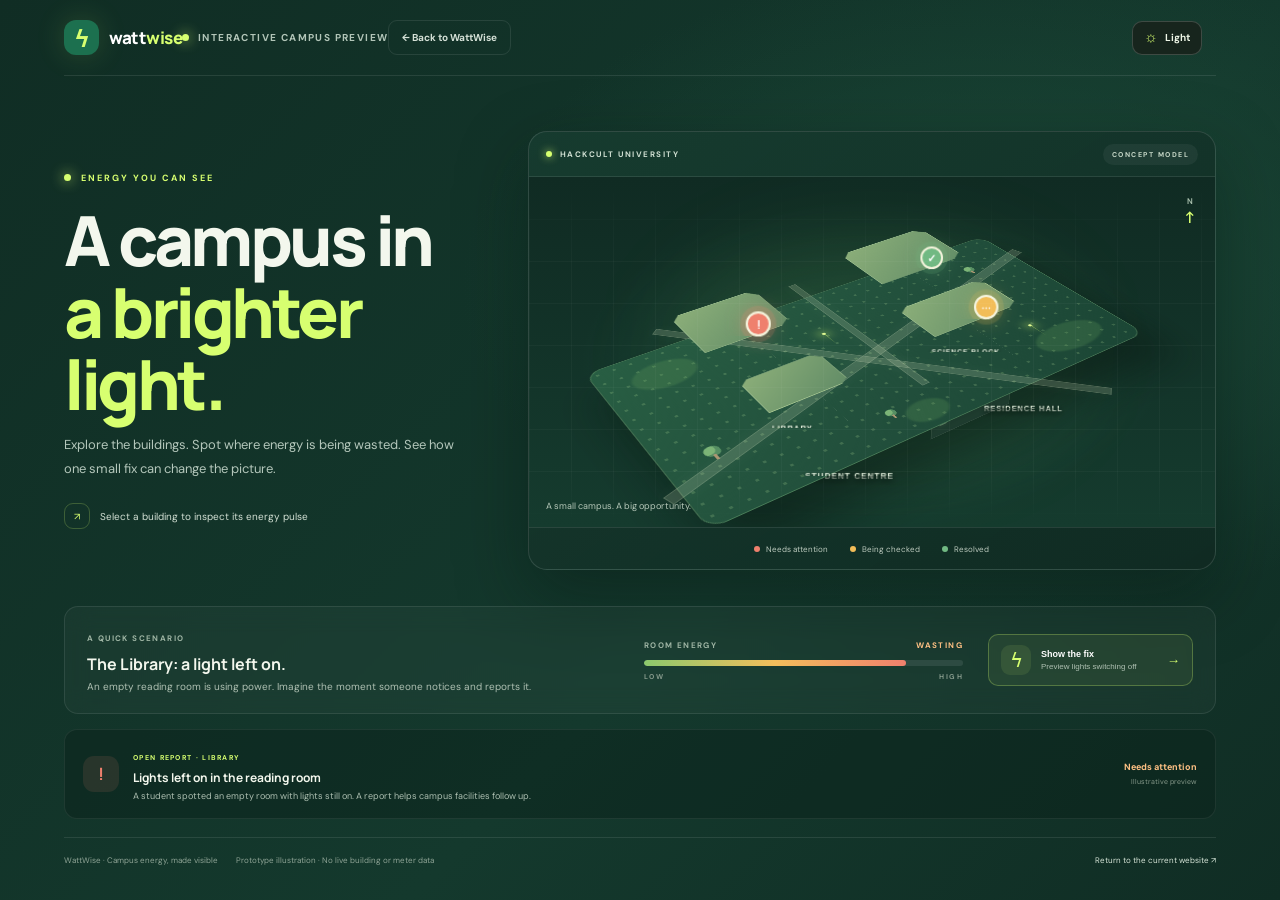
<file: campus-3d.html>
<!doctype html>
<html lang="en">
<head>
  <meta charset="utf-8">
  <meta name="viewport" content="width=device-width, initial-scale=1">
  <meta name="theme-color" content="#102d24">
  <title>WattWise — 3D Energy Campus</title>
  <link rel="preconnect" href="https://fonts.googleapis.com">
  <link rel="preconnect" href="https://fonts.gstatic.com" crossorigin>
  <link href="https://fonts.googleapis.com/css2?family=DM+Sans:wght@400;500;600;700&family=Manrope:wght@400;500;600;700;800&display=swap" rel="stylesheet">
  <link rel="stylesheet" href="campus-3d.css">
  <link rel="stylesheet" href="theme.css">
</head>
<body>
  <main class="energy-page">
    <header class="energy-header">
      <a class="brand" href="index.html" aria-label="Back to WattWise"><span class="brand-mark">ϟ</span><span>watt<span>wise</span></span></a>
      <div class="header-note"><i></i> INTERACTIVE CAMPUS PREVIEW</div>
      <a class="back-link" href="index.html">← Back to WattWise</a>
    </header>

    <section class="intro">
      <div class="intro-copy">
        <div class="eyebrow"><span></span> ENERGY YOU CAN SEE</div>
        <h1>A campus in<br><em>a brighter light.</em></h1>
        <p>Explore the buildings. Spot where energy is being wasted. See how one small fix can change the picture.</p>
        <div class="intro-hint"><span class="hint-icon">↗</span> Select a building to inspect its energy pulse</div>
      </div>
      <div class="scene-card" aria-label="Interactive 3D campus model">
        <div class="scene-topline"><span><i></i> HACKCULT UNIVERSITY</span><span class="preview-badge">CONCEPT MODEL</span></div>
        <div class="scene">
          <div class="scene-glow"></div>
          <div class="campus-ground">
            <div class="ground-grid"></div>
            <div class="walkway walkway-one"></div><div class="walkway walkway-two"></div><div class="walkway walkway-three"></div>
            <div class="green-patch patch-one"></div><div class="green-patch patch-two"></div><div class="green-patch patch-three"></div>
            <button class="building building-library issue-hot" data-building="library" aria-label="Inspect Library, open energy report">
              <span class="building-label">LIBRARY</span><span class="b-roof"></span><span class="b-face b-front"><i></i><i></i><i></i><i></i></span><span class="b-face b-side"><i></i><i></i><i></i></span><span class="issue-pin">!</span>
            </button>
            <button class="building building-science" data-building="science" aria-label="Inspect Science Block">
              <span class="building-label">SCIENCE BLOCK</span><span class="b-roof"></span><span class="b-face b-front"><i></i><i></i><i></i><i></i><i></i><i></i></span><span class="b-face b-side"><i></i><i></i><i></i><i></i></span><span class="issue-pin pin-green">✓</span>
            </button>
            <button class="building building-residence issue-warn" data-building="residence" aria-label="Inspect Residence Hall, energy check in progress">
              <span class="building-label">RESIDENCE HALL</span><span class="b-roof"></span><span class="b-face b-front"><i></i><i></i><i></i><i></i><i></i><i></i></span><span class="b-face b-side"><i></i><i></i><i></i><i></i></span><span class="issue-pin pin-amber">···</span>
            </button>
            <button class="building building-centre" data-building="centre" aria-label="Inspect Student Centre">
              <span class="building-label">STUDENT CENTRE</span><span class="b-roof"></span><span class="b-face b-front"><i></i><i></i><i></i><i></i></span><span class="b-face b-side"><i></i><i></i></span>
            </button>
            <div class="lamp lamp-one"><i></i></div><div class="lamp lamp-two"><i></i></div><div class="tree tree-one"><i></i><b></b></div><div class="tree tree-two"><i></i><b></b></div><div class="tree tree-three"><i></i><b></b></div>
          </div>
          <div class="scene-compass"><span>N</span><b>↑</b></div>
          <div class="scene-caption">A small campus. A big opportunity.</div>
        </div>
        <div class="scene-legend"><span><i class="legend-red"></i> Needs attention</span><span><i class="legend-amber"></i> Being checked</span><span><i class="legend-green"></i> Resolved</span></div>
      </div>
    </section>

    <section class="energy-console" aria-label="Energy saving preview">
      <div class="console-copy"><span class="console-label">A QUICK SCENARIO</span><h2 id="scenarioTitle">The Library: a light left on.</h2><p id="scenarioDescription">An empty reading room is using power. Imagine the moment someone notices and reports it.</p></div>
      <div class="energy-meter"><div class="meter-heading"><span>ROOM ENERGY</span><b id="energyState">WASTING</b></div><div class="meter-track"><span id="meterFill"></span></div><div class="meter-scale"><span>LOW</span><span>HIGH</span></div></div>
      <button class="save-toggle" id="saveToggle" type="button" aria-pressed="false"><span class="toggle-icon">ϟ</span><span><b id="toggleTitle">Show the fix</b><small id="toggleSub">Preview lights switching off</small></span><span class="toggle-arrow">→</span></button>
    </section>

    <section class="building-detail" id="buildingDetail" aria-live="polite">
      <div class="detail-icon" id="detailIcon">!</div>
      <div class="detail-copy"><span class="detail-kicker" id="detailKicker">OPEN REPORT · LIBRARY</span><h2 id="detailTitle">Lights left on in the reading room</h2><p id="detailText">A student spotted an empty room with lights still on. A report helps campus facilities follow up.</p></div>
      <div class="detail-status"><span id="detailStatus">Needs attention</span><small>Illustrative preview</small></div>
    </section>

    <footer class="energy-footer"><span>WattWise · Campus energy, made visible</span><span>Prototype illustration · No live building or meter data</span><a href="index.html">Return to the current website ↗</a></footer>
  </main>
  <script src="campus-3d.js" defer></script>
  <script src="theme.js" defer></script>
</body>
</html>
</file>
<file: campus-3d.css>
:root{color-scheme:dark;--ink:#f3f7ed;--muted:#a6b9ad;--line:#ffffff18;--lime:#d7ff70;--green:#1d7451;--deep:#102d24;--red:#ef806d;--amber:#f2bd58}*{box-sizing:border-box}body{margin:0;background:#102d24;color:var(--ink);font-family:"DM Sans",sans-serif}.energy-page{min-height:100vh;overflow:hidden;background:radial-gradient(ellipse at 78% 32%,#1c4938 0,transparent 38%),linear-gradient(135deg,#102d24,#14392d 60%,#102d24);padding:0 clamp(20px,5vw,80px)}.energy-header{height:76px;display:flex;align-items:center;justify-content:space-between;border-bottom:1px solid var(--line);max-width:1320px;margin:auto}.brand{display:flex;align-items:center;gap:10px;color:white;text-decoration:none;font:800 17px Manrope,sans-serif;letter-spacing:-.5px}.brand>span:last-child>span{color:var(--lime)}.brand-mark{width:35px;height:35px;display:grid;place-items:center;border-radius:12px;background:#1c704f;color:var(--lime);font-size:23px;box-shadow:0 0 30px #baf56628}.header-note,.back-link{font-size:10px;letter-spacing:1.4px;font-weight:700;color:#b2c5b8}.header-note{display:flex;align-items:center;gap:9px}.header-note i,.eyebrow span{width:7px;height:7px;border-radius:50%;background:var(--lime);box-shadow:0 0 13px var(--lime)}.back-link{letter-spacing:0;color:#d5e1d7;text-decoration:none;border:1px solid var(--line);padding:10px 13px;border-radius:9px;transition:.2s}.back-link:hover{background:#ffffff12;color:var(--lime)}.intro{max-width:1250px;margin:0 auto;padding:55px 0 27px;display:grid;grid-template-columns:.78fr 1.22fr;align-items:center;gap:24px}.intro-copy{padding:5px 0}.eyebrow{display:flex;align-items:center;gap:10px;color:var(--lime);font-size:9px;letter-spacing:2px;font-weight:700}.intro h1{font:800 clamp(42px,5.4vw,70px)/1.04 Manrope,sans-serif;letter-spacing:-3.5px;margin:20px 0 14px}.intro h1 em{font-style:normal;color:var(--lime)}.intro-copy>p{max-width:390px;color:#b4c7bb;line-height:1.8;font-size:13px}.intro-hint{display:flex;align-items:center;gap:10px;color:#d3e0d4;font-size:10px;margin-top:23px}.hint-icon{width:26px;height:26px;border:1px solid #d7ff7038;border-radius:9px;display:grid;place-items:center;color:var(--lime)}.scene-card{background:linear-gradient(145deg,#173c30dd,#102a22ee);border:1px solid #ffffff20;border-radius:19px;box-shadow:0 25px 70px #06150f66;overflow:hidden;min-width:0}.scene-topline{height:45px;padding:0 17px;display:flex;align-items:center;justify-content:space-between;border-bottom:1px solid var(--line);font-size:8px;letter-spacing:1.5px;color:#d0dfd2;font-weight:700}.scene-topline>span:first-child{display:flex;align-items:center;gap:8px}.scene-topline i{width:6px;height:6px;border-radius:50%;background:var(--lime);box-shadow:0 0 9px var(--lime)}.preview-badge{color:#c7d8c8;background:#ffffff0d;padding:6px 9px;border-radius:20px;font-size:7px}.scene{height:350px;position:relative;display:grid;place-items:center;perspective:1000px;overflow:hidden;background:radial-gradient(ellipse at 50% 53%,#28654c5e,transparent 60%),linear-gradient(180deg,#102b23,#153b2e)}.scene:after{content:"";position:absolute;inset:0;background-image:linear-gradient(#ffffff08 1px,transparent 1px),linear-gradient(90deg,#ffffff08 1px,transparent 1px);background-size:42px 42px;mask-image:linear-gradient(transparent,#000 25%,#000 85%,transparent);pointer-events:none}.scene-glow{position:absolute;width:400px;height:220px;border-radius:50%;background:#a9f56514;filter:blur(48px)}.campus-ground{position:relative;width:min(75%,500px);height:260px;transform-style:preserve-3d;transform:rotateX(56deg) rotateZ(-35deg) translateY(2px);border:1px solid #b9e89f38;border-radius:17px;background:linear-gradient(140deg,#285e43,#214e3b 60%,#1b4635);box-shadow:0 40px 50px #07160f80;transition:filter .5s}.ground-grid{position:absolute;inset:0;border-radius:inherit;background-image:radial-gradient(#d3ffac35 1.4px,transparent 2px);background-size:17px 17px;opacity:.8}.walkway{position:absolute;height:13px;background:#c9d7b533;border:1px solid #e7f4d122;left:-5%;right:-5%;top:48%;transform:rotate(-17deg);box-shadow:0 0 15px #c8efaf0a}.walkway-two{height:11px;left:2%;right:5%;top:52%;transform:rotate(48deg)}.walkway-three{height:9px;left:28%;right:25%;top:31%;transform:rotate(88deg)}.green-patch{position:absolute;width:66px;height:44px;border-radius:50%;background:#5f9c5740;filter:blur(1px)}.patch-one{left:6%;top:8%}.patch-two{right:5%;bottom:7%;width:82px}.patch-three{left:43%;bottom:3%;width:45px;height:31px}.building{--bw:90px;--bh:72px;--bd:60px;position:absolute;width:var(--bw);height:var(--bh);border:0;background:transparent;padding:0;cursor:pointer;transform-style:preserve-3d;transition:filter .25s,transform .25s;z-index:3}.building:hover,.building.selected{filter:brightness(1.22);transform:translateZ(8px)}.building-library{left:15%;top:17%}.building-science{left:55%;top:13%;--bw:104px;--bh:75px;--bd:61px}.building-residence{left:52%;top:60%;--bw:102px;--bh:58px;--bd:60px}.building-centre{left:17%;top:61%;--bw:82px;--bh:54px;--bd:48px}.b-roof{position:absolute;left:0;top:0;width:var(--bw);height:var(--bh);transform:translateZ(var(--bd));background:linear-gradient(145deg,#8bae79,#638d67);border:1px solid #d4edb860;clip-path:polygon(10% 0,90% 0,100% 15%,100% 89%,89% 100%,0 100%,0 13%);box-shadow:0 0 20px #c6ff9e20}.b-face{position:absolute;display:flex;flex-wrap:wrap;align-content:space-evenly;gap:7px;padding:9px;background:#315b48;border:1px solid #d1e9c334}.b-front{width:var(--bw);height:var(--bd);left:0;top:var(--bh);transform-origin:top;transform:rotateX(-90deg)}.b-side{width:var(--bd);height:var(--bh);left:var(--bw);top:0;transform-origin:left;transform:rotateY(90deg)}.b-face i{display:block;width:10px;height:13px;background:#c6e594;box-shadow:0 0 10px #d7ff7063;border-radius:2px;flex:0 0 10px;transition:background .4s,box-shadow .4s}.building:not(.issue-hot) .b-face i{background:#9fd0a1;box-shadow:0 0 7px #9fd0a155}.issue-hot .b-face i{background:#ffc183;box-shadow:0 0 12px #ff8c5c80}.issue-warn .b-face i{background:#e7c178;box-shadow:0 0 9px #e7c17855}.building-label{position:absolute;left:50%;top:calc(var(--bh) + var(--bd) + 7px);transform:translateX(-50%) rotateZ(35deg) rotateX(-56deg);color:#e2efdc;font-size:7px;letter-spacing:.8px;font-weight:700;white-space:nowrap;text-shadow:0 2px 5px #06150f}.issue-pin{position:absolute;left:50%;top:calc(var(--bh) - 14px);transform:translateZ(calc(var(--bd) + 9px)) rotateZ(35deg) rotateX(-56deg);width:23px;height:23px;display:grid;place-items:center;border-radius:50%;background:var(--red);color:white;border:2px solid #f5f4dd;font:bold 11px Manrope;box-shadow:0 0 0 5px #ef806d26,0 0 18px #ef806d88;animation:pin-pulse 2s infinite}.pin-green{background:#71b983;box-shadow:0 0 0 5px #71b98324,0 0 18px #71b98366}.pin-amber{background:var(--amber);box-shadow:0 0 0 5px #f2bd5824,0 0 18px #f2bd5870}@keyframes pin-pulse{50%{box-shadow:0 0 0 9px #ef806d0c,0 0 24px #ef806d9c}}.lamp{position:absolute;width:4px;height:4px;top:28%;left:45%;transform:translateZ(2px);border-radius:50%;background:#e7ff97;box-shadow:0 0 12px 4px #d7ff7066}.lamp-two{left:82%;top:70%}.lamp i{position:absolute;width:1px;height:23px;top:3px;left:2px;background:linear-gradient(#d7ff7066,transparent)}.tree{position:absolute;width:18px;height:18px;left:7%;top:66%;transform:translateZ(3px)}.tree-two{left:85%;top:19%;transform:translateZ(3px) scale(.8)}.tree-three{left:39%;top:83%;transform:translateZ(3px) scale(.7)}.tree i{position:absolute;left:2px;top:0;width:15px;height:14px;border-radius:50% 50% 40% 50%;background:#7cb477;box-shadow:inset -4px -3px #568f63}.tree b{position:absolute;left:8px;top:12px;width:3px;height:8px;background:#aa9772}.scene-compass{position:absolute;right:19px;top:18px;display:grid;justify-items:center;color:#a9c0ad;font:700 8px Manrope}.scene-compass b{font-size:16px;color:var(--lime)}.scene-caption{position:absolute;left:17px;bottom:15px;font-size:9px;color:#b6c8b9}.scene-legend{height:42px;display:flex;align-items:center;justify-content:center;gap:22px;border-top:1px solid var(--line);font-size:8px;color:#bdcbbf}.scene-legend span{display:flex;align-items:center;gap:6px}.scene-legend i{width:6px;height:6px;border-radius:50%}.legend-red{background:var(--red)}.legend-amber{background:var(--amber)}.legend-green{background:#71b983}.energy-console{max-width:1250px;margin:9px auto 15px;display:grid;grid-template-columns:1fr minmax(160px,.6fr) auto;gap:25px;align-items:center;padding:18px 22px;border:1px solid var(--line);border-radius:14px;background:#ffffff08;backdrop-filter:blur(12px)}.console-label,.meter-heading,.meter-scale{font-size:8px;letter-spacing:1.4px;font-weight:700;color:#9fb5a4}.console-copy h2{font:700 16px Manrope;margin:7px 0 4px}.console-copy p{margin:0;color:#afc0b2;font-size:10px;line-height:1.6}.meter-heading{display:flex;justify-content:space-between;align-items:center}.meter-heading b{color:#ffc184;font-size:8px}.meter-track{height:6px;background:#ffffff17;border-radius:8px;margin:10px 0 6px;overflow:hidden}.meter-track span{display:block;height:100%;width:82%;border-radius:8px;background:linear-gradient(90deg,#8cc96d,#f3be5c,#ef806d);transition:width .7s cubic-bezier(.2,.8,.2,1)}.meter-scale{display:flex;justify-content:space-between;font-size:7px;color:#879b8c}.save-toggle{display:flex;align-items:center;gap:10px;min-width:205px;padding:10px 12px;border:1px solid #d7ff7045;border-radius:10px;background:#d7ff7010;color:white;text-align:left;cursor:pointer;transition:.2s}.save-toggle:hover{background:#d7ff701c;transform:translateY(-1px)}.toggle-icon{width:30px;height:30px;border-radius:9px;display:grid;place-items:center;background:#d7ff7018;color:var(--lime);font-size:20px}.save-toggle>span:nth-child(2){display:grid;gap:3px}.save-toggle b{font-size:9px}.save-toggle small{font-size:8px;color:#afc0b2}.toggle-arrow{margin-left:auto;color:var(--lime)}.building-detail{max-width:1250px;min-height:83px;margin:0 auto 18px;padding:14px 18px;display:flex;align-items:center;gap:14px;border-radius:13px;background:#0a211a70;border:1px solid #ffffff12}.detail-icon{width:36px;height:36px;display:grid;place-items:center;border-radius:11px;background:#ef806d1e;color:var(--red);font:700 17px Manrope;flex:0 0 auto}.detail-copy{min-width:0}.detail-kicker{font-size:7px;letter-spacing:1.3px;font-weight:700;color:var(--lime)}.detail-copy h2{font:700 12px Manrope;margin:4px 0}.detail-copy p{margin:0;color:#acbeb0;font-size:9px;line-height:1.5}.detail-status{margin-left:auto;display:grid;gap:4px;text-align:right;white-space:nowrap}.detail-status span{font-size:9px;font-weight:700;color:#ffc184}.detail-status small{font-size:7px;color:#879a8b}.energy-footer{max-width:1250px;margin:auto;min-height:46px;display:flex;align-items:center;gap:18px;border-top:1px solid var(--line);font-size:8px;color:#8fa496}.energy-footer a{margin-left:auto;color:#d8e6d9;text-decoration:none}.energy-footer a:hover{color:var(--lime)}.saving .campus-ground{filter:hue-rotate(20deg) brightness(1.17)}.saving .issue-hot .b-face i{background:#97d891;box-shadow:0 0 7px #97d89155}.saving .issue-hot .issue-pin{background:#71b983;box-shadow:0 0 0 5px #71b98324,0 0 15px #71b98366}.saving .meter-heading b{color:#a8e68b}.saving #meterFill{background:linear-gradient(90deg,#84c96d,#8ed788)}.saving .detail-icon{background:#71b9831e;color:#9de59d}.saving .detail-status span{color:#a8e68b}@media(max-width:940px){.intro{grid-template-columns:.7fr 1.3fr;gap:12px}.intro h1{font-size:53px}.campus-ground{width:82%;transform:rotateX(56deg) rotateZ(-35deg) scale(.92)}.energy-console{grid-template-columns:1fr .7fr;gap:15px}.save-toggle{grid-column:1/-1;justify-self:end}}@media(max-width:680px){.energy-page{padding:0 16px}.energy-header{height:65px}.header-note{display:none}.intro{display:flex;flex-direction:column;align-items:stretch;padding:35px 0 18px;gap:20px}.intro h1{font-size:48px;letter-spacing:-2.5px;margin:15px 0 10px}.intro-copy>p{font-size:11px}.intro-hint{margin-top:14px}.scene{height:300px}.campus-ground{width:75%;height:230px;transform:rotateX(56deg) rotateZ(-35deg) scale(.8)}.building-library{left:12%;top:14%}.building-science{left:53%;top:12%}.building-residence{left:51%;top:58%}.building-centre{left:13%;top:58%}.scene-legend{gap:11px;font-size:7px}.energy-console{grid-template-columns:1fr;padding:15px;gap:15px}.save-toggle{grid-column:auto;justify-self:stretch}.energy-meter{max-width:none}.building-detail{align-items:flex-start;padding:13px;gap:10px}.detail-icon{width:30px;height:30px}.detail-status{display:none}.detail-copy h2{font-size:11px}.detail-copy p{font-size:8px}.energy-footer{padding:12px 0;align-items:flex-start;flex-wrap:wrap;gap:8px 15px}.energy-footer span:nth-child(2){order:3;width:100%}.energy-footer a{margin-left:auto}}@media(max-width:390px){.back-link{font-size:8px;padding:8px}.scene{height:260px}.campus-ground{transform:rotateX(56deg) rotateZ(-35deg) scale(.68)}.scene-legend{gap:8px}.scene-caption{font-size:8px}}
</file>
<file: theme.css>
/* Shared theme switch control */
.theme-toggle{display:inline-flex;align-items:center;justify-content:center;gap:7px;flex:none;min-height:34px;padding:0 11px;border:1px solid #ffffff2b;border-radius:10px;background:#17251d;color:#eff7e8;font:600 10px "DM Sans",sans-serif;white-space:nowrap;transition:background .18s,border-color .18s,transform .18s}
.theme-toggle:hover{transform:translateY(-1px);border-color:#b8f36d80}.theme-toggle>span{font-size:15px;line-height:1;color:#d7ff70}.theme-toggle-floating{position:fixed;z-index:100;right:18px;top:16px;box-shadow:0 5px 18px #0004}
.landing-actions .theme-toggle{margin-right:5px}.top-actions .theme-toggle,.top-right .theme-toggle{margin-left:2px}.energy-header .theme-toggle{margin-left:auto;margin-right:14px}.auth-form-side{position:relative}.auth-form-side>.theme-toggle{position:absolute;right:24px;top:18px}
html[data-theme="light"] .theme-toggle{background:#fff;color:#355240;border-color:#dce5d9;box-shadow:0 2px 9px #17251d0a}html[data-theme="light"] .theme-toggle>span{color:#17664c}

/* Landing page: light variant */
html[data-theme="light"] .landing-page{--lp-ink:#18261e;--lp-green:#17664c;--lp-deep:#173e31;--lp-lime:#d7ff70;--lp-muted:#758177;--lp-line:#e7ece4;color:#18261e;background:#f7f8f4}
html[data-theme="light"] body.public-home{background:#f7f8f4}
html[data-theme="light"] .landing-header{border-bottom-color:#e7ece480}.landing-page .landing-brand{color:var(--lp-ink)}
html[data-theme="light"] .landing-mark{background:#17664c;color:#d7ff70;box-shadow:0 5px 13px #17664c20}
html[data-theme="light"] .landing-nav a{color:#718075}html[data-theme="light"] .landing-login{color:#526156}html[data-theme="light"] .landing-login:hover{color:#526156;background:#edf2ea}
html[data-theme="light"] .landing-join,html[data-theme="light"] .hero-primary{background:#17664c;color:#fff;box-shadow:0 6px 15px #17664c21}html[data-theme="light"] .landing-join span,html[data-theme="light"] .hero-primary span{color:#d7ff70}
html[data-theme="light"] .landing-hero:before{display:none}html[data-theme="light"] .hero-kicker,html[data-theme="light"] .section-kicker{color:#17664c}html[data-theme="light"] .hero-kicker i{background:#7eb779;box-shadow:0 0 0 4px #7eb7791a}
html[data-theme="light"] .hero-copy h1{color:#18261e}html[data-theme="light"] .hero-copy h1 em,html[data-theme="light"] .section-intro h2 em,html[data-theme="light"] .campus-copy h2 em,html[data-theme="light"] .final-cta h2 em{color:#17664c}
html[data-theme="light"] .hero-copy>p,html[data-theme="light"] .section-intro>p,html[data-theme="light"] .final-cta>div>p{color:#718075}html[data-theme="light"] .hero-secondary{color:#526156}html[data-theme="light"] .hero-secondary span{color:#17664c}
html[data-theme="light"] .hero-proof{color:#899389}html[data-theme="light"] .hero-proof strong{color:#4a594d}html[data-theme="light"] .proof-avatars b{background:#e7eee1;border-color:#f7f8f4;color:#17664c}
html[data-theme="light"] .preview-orbit{border-color:#dce5d8}html[data-theme="light"] .orbit-b{border-color:#dce5d8}
html[data-theme="light"] .preview-card{background:#fff;border-color:#e6ebe3;box-shadow:0 20px 65px #273b2a14;transform:rotate(1.5deg)}html[data-theme="light"] .preview-card:hover{transform:rotate(0) translateY(-3px)}
html[data-theme="light"] .preview-top b{color:#18261e}html[data-theme="light"] .preview-live{color:#578564}html[data-theme="light"] .preview-demo{background:#f1f5ec;color:#82917d}
html[data-theme="light"] .preview-map{background-color:#f0f4ec;background-image:linear-gradient(33deg,transparent 46%,#fff 46%,#fff 48%,transparent 48%),linear-gradient(146deg,transparent 42%,#fff 42%,#fff 44%,transparent 44%),radial-gradient(ellipse at 48% 52%,#dce9d8 0 2px,transparent 3px);transform:none;box-shadow:none}
html[data-theme="light"] .preview-park{background:#deebd8}html[data-theme="light"] .preview-road{background:#fff;border-color:#e7ede3}html[data-theme="light"] .preview-building{background:#fff;border-color:#dce4da;color:#788477;box-shadow:0 2px 6px #5260520a;transform:none}html[data-theme="light"] .preview-building:after{display:none}
html[data-theme="light"] .map-caption{background:#ffffffdf;color:#788477;border:0}html[data-theme="light"] .preview-count{color:#18261e}html[data-theme="light"] .preview-count.resolved-count{color:#509163}html[data-theme="light"] .preview-bottom small{color:#929b91}html[data-theme="light"] .preview-all{background:#edf4e9;color:#17664c}
html[data-theme="light"] .float-note{background:#fff;border-color:#e7ece4;box-shadow:0 9px 25px #28392b12;color:#18261e}html[data-theme="light"] .float-note b{color:#18261e}html[data-theme="light"] .float-note small{color:#8c968b}html[data-theme="light"] .float-note>i{color:#a0a99e}html[data-theme="light"] .note-symbol{background:#fff0eb;color:#d97561}html[data-theme="light"] .fixed-mark{background:#edf6e9;color:#5c9568}
html[data-theme="light"] .trust-strip{background:#fbfcf9;border-color:#e7ece4}html[data-theme="light"] .trust-strip>span{color:#a0a99e}html[data-theme="light"] .trust-strip>div{color:#718075}html[data-theme="light"] .trust-strip i{color:#17664c}
html[data-theme="light"] .step-card{background:#fff;border-color:#e7ece4;box-shadow:none}html[data-theme="light"] .step-card h3{color:#18261e}html[data-theme="light"] .step-card p{color:#818b81}html[data-theme="light"] .step-number,html[data-theme="light"] .step-caption{color:#99a398}
html[data-theme="light"] .campus-section{background:linear-gradient(112deg,#173e31,#1d6045);border:0;box-shadow:none}html[data-theme="light"] .campus-section:before{border-color:#ffffff16;box-shadow:0 0 0 40px #ffffff07,0 0 0 80px #ffffff05}html[data-theme="light"] .campus-copy>p{color:#c2d7c7}html[data-theme="light"] .campus-cta{border-color:#ffffff30;background:#ffffff10;color:#fff}html[data-theme="light"] .campus-cta span{color:#d7ff70}
html[data-theme="light"] .final-cta{color:#18261e}html[data-theme="light"] .landing-footer{border-color:#e7ece4}html[data-theme="light"] .landing-footer .landing-brand{color:#203027}html[data-theme="light"] .landing-footer>span{color:#9aa399}

/* Sign in and registration: light variant */
html[data-theme="light"] .auth-screen{background:#f4f6f0;color:#17251d}html[data-theme="light"] .auth-story{background:#173e31}html[data-theme="light"] .auth-story:before{border-color:#ffffff18;box-shadow:0 0 0 48px #ffffff08,0 0 0 96px #ffffff06,0 0 0 145px #ffffff04}html[data-theme="light"] .auth-story:after{background:#b6e76d12}
html[data-theme="light"] .auth-brand-mark{background:#d7ff70;color:#174a36;box-shadow:none}html[data-theme="light"] .auth-brand span,html[data-theme="light"] .auth-label,html[data-theme="light"] .auth-story h1 em,html[data-theme="light"] .auth-art-bolt{color:#d7ff70}html[data-theme="light"] .auth-story-copy p{color:#c4d9ca}html[data-theme="light"] .auth-proof{color:#d1e1d4}html[data-theme="light"] .auth-proof b{color:#fff}
html[data-theme="light"] .auth-form-side{background:#f4f6f0}html[data-theme="light"] .auth-back-home{color:#748174}html[data-theme="light"] .auth-back-home:hover{color:#17664c}html[data-theme="light"] .auth-welcome h2{color:#17251d}html[data-theme="light"] .auth-welcome p{color:#778078}
html[data-theme="light"] .auth-tabs{background:#e9eee6;border-color:transparent}html[data-theme="light"] .auth-tab{color:#718071}html[data-theme="light"] .auth-tab.active{background:#fff;color:#1b6347;box-shadow:0 2px 7px #17251d0c}
html[data-theme="light"] .auth-field label{color:#576258}html[data-theme="light"] .auth-field input{border-color:#dfe6dc;background:#fff;color:#17251d;box-shadow:none}html[data-theme="light"] .auth-field input::placeholder{color:#818181}html[data-theme="light"] .auth-field input:focus{border-color:#589273;box-shadow:0 0 0 3px #58927320}html[data-theme="light"] .auth-forgot,html[data-theme="light"] .auth-reset-back{color:#4d805f}
html[data-theme="light"] .auth-submit{background:#17664c;color:white;box-shadow:0 5px 12px #17664c20}html[data-theme="light"] .auth-submit:hover{background:#124d39}html[data-theme="light"] .auth-divider{color:#a0a89f}html[data-theme="light"] .auth-divider:before,html[data-theme="light"] .auth-divider:after{background:#e5e9e2}html[data-theme="light"] .auth-legal{color:#9aa29a}html[data-theme="light"] .auth-legal b{color:#6c786d}html[data-theme="light"] .auth-foot{color:#abb2aa}

/* Student and facilities workspaces: dark variant */
html[data-theme="dark"] body.app-active{--bg:#0b110d;--paper:#141d16;--ink:#eef4ed;--muted:#9baa9c;--line:#ffffff17;--green:#9ddc75;--lime:#d7ff70;--soft:#1b2b1e;--shadow:0 10px 35px #0005;background:radial-gradient(ellipse at 85% 0,#17291b 0,transparent 34%),var(--bg);color:var(--ink)}
html[data-theme="dark"] body.app-active aside{background:#0e1711;border-color:#ffffff16}html[data-theme="dark"] body.app-active .brand-name span{color:#a9e579}html[data-theme="dark"] body.app-active .nav button{color:#b1beb2}html[data-theme="dark"] body.app-active .nav button.active,html[data-theme="dark"] body.app-active .nav button:hover{background:#1b2c1e;color:#b8ef83}
html[data-theme="dark"] body.app-active .campus-card,html[data-theme="dark"] body.app-active .challenge{background:#17231a;color:#ecf3e9}html[data-theme="dark"] body.app-active .campus-card span,html[data-theme="dark"] body.app-active .challenge p,html[data-theme="dark"] body.app-active .challenge-bottom{color:#a9b8a9}html[data-theme="dark"] body.app-active .challenge:after{color:#263c27}html[data-theme="dark"] body.app-active .challenge-progress{background:#29382b}
html[data-theme="dark"] body.app-active .crumb b,html[data-theme="dark"] body.app-active .heading h1,html[data-theme="dark"] body.app-active .panel-title,html[data-theme="dark"] body.app-active .stat-num,html[data-theme="dark"] body.app-active .content-heading h1{color:#eff5ed}
html[data-theme="dark"] body.app-active .stat,html[data-theme="dark"] body.app-active .panel{background:#131c16;border-color:#ffffff16;box-shadow:0 10px 35px #0004}html[data-theme="dark"] body.app-active .stat-icon,html[data-theme="dark"] body.app-active .act-icon,html[data-theme="dark"] body.app-active .house{background:#1d2a20;color:#bedb9c}html[data-theme="dark"] body.app-active .activity{border-color:#ffffff12}html[data-theme="dark"] body.app-active .act-title,html[data-theme="dark"] body.app-active .leader-name{color:#edf4ec}html[data-theme="dark"] body.app-active .leader-score{color:#b3c0b3}
html[data-theme="dark"] body.app-active .select,html[data-theme="dark"] body.app-active .icon-btn,html[data-theme="dark"] body.app-active .auth-signout{background:#17221a;color:#dce8dc;border-color:#ffffff1c}html[data-theme="dark"] body.app-active .map-wrap .campus-map{filter:brightness(.78) saturate(.8)}
html[data-theme="dark"] body.app-active .report-controls,html[data-theme="dark"] body.app-active .building-summary>div,html[data-theme="dark"] body.app-active .building-card,html[data-theme="dark"] body.app-active .full-report-panel{background:#131c16;border-color:#ffffff16}html[data-theme="dark"] body.app-active .report-search,html[data-theme="dark"] body.app-active .report-search input{background:#17221a;color:#eaf2e9;border-color:#ffffff18}html[data-theme="dark"] body.app-active .report-filter{color:#bac8ba}html[data-theme="dark"] body.app-active .report-filter.active{background:#26392a;color:#d7ff9a}html[data-theme="dark"] body.app-active .report-row,html[data-theme="dark"] body.app-active .report-list-row{border-color:#ffffff12;color:#eaf1e8}
html[data-theme="dark"] body.app-active .modal{background:#121b15;color:#eef4ed}html[data-theme="dark"] body.app-active .modal-head h2,html[data-theme="dark"] body.app-active .modal h2{color:#f2f6f0}html[data-theme="dark"] body.app-active .field label{color:#c3d0c4}html[data-theme="dark"] body.app-active .field input,html[data-theme="dark"] body.app-active .field select,html[data-theme="dark"] body.app-active .field textarea{background:#0d1510;color:#eff4ed;border-color:#ffffff20}html[data-theme="dark"] body.app-active .close{background:#202d23;color:#d9e4d9}html[data-theme="dark"] body.app-active .secondary{background:#202b22;color:#e3ece2;border-color:#ffffff20}
html[data-theme="dark"] body.app-active .notification-popover,html[data-theme="dark"] body.app-active .student-detail{background:#131c16;color:#eef4ed;border-color:#ffffff20}html[data-theme="dark"] body.app-active .student-detail h2{color:#f1f5ef}

/* Facilities workspace: dark variant */
html[data-theme="dark"] body.admin-page{--bg:#0b110d;--paper:#141d16;--ink:#eef4ed;--muted:#9baa9c;--line:#ffffff17;--green:#9ddc75;--green-dark:#173e31;--lime:#d7ff70;--shadow:0 10px 35px #0005;background:radial-gradient(ellipse at 90% 0,#17291b 0,transparent 34%),var(--bg);color:var(--ink)}
html[data-theme="dark"] .admin-sidebar{background:#0e1711;border-color:#ffffff16}html[data-theme="dark"] .admin-brand>span:last-child>span,html[data-theme="dark"] .mobile-brand>span:last-child{color:#a9e579}html[data-theme="dark"] .admin-nav a{color:#b1beb2}html[data-theme="dark"] .admin-nav a:hover,html[data-theme="dark"] .admin-nav a.selected{background:#1b2c1e;color:#b8ef83}html[data-theme="dark"] .campus-chip{background:#17231a}html[data-theme="dark"] .admin-topbar{border-color:#ffffff17}html[data-theme="dark"] .crumb b,html[data-theme="dark"] .welcome-row h1,html[data-theme="dark"] .metric-value,html[data-theme="dark"] .card-heading h2{color:#eff5ed}
html[data-theme="dark"] .metric-card,html[data-theme="dark"] .card{background:#131c16;border-color:#ffffff16;box-shadow:0 10px 35px #0004}html[data-theme="dark"] .metric-total{background:#17251a}html[data-theme="dark"] .queue-row{border-color:#ffffff12;color:#edf4ec}html[data-theme="dark"] .queue-row:hover{background:#1a281d}html[data-theme="dark"] .building-bar{background:#27362a}html[data-theme="dark"] .feed-item{border-color:#ffffff12}html[data-theme="dark"] .feed-icon,html[data-theme="dark"] .building-icon{background:#203123;color:#c7e994}html[data-theme="dark"] .feed-item b{color:#edf4ec}html[data-theme="dark"] .feed-item p{color:#aab8ac}
html[data-theme="dark"] .report-drawer{background:#111a14;color:#eff4ed}html[data-theme="dark"] .reported-card{background:#1b281e}html[data-theme="dark"] .detail-block{border-color:#ffffff18}html[data-theme="dark"] .detail-block p{color:#c4d0c4}html[data-theme="dark"] .form-label{color:#d0dbd0}html[data-theme="dark"] .report-drawer select,html[data-theme="dark"] .report-drawer textarea{background:#0b130e;color:#edf4ed;border-color:#ffffff20}html[data-theme="dark"] .cancel-btn{background:#202b22;color:#e0e9df;border-color:#ffffff20}html[data-theme="dark"] .sidebar-user button{background:#17221a;color:#dce8dc;border-color:#ffffff1c}

/* 3D campus preview: light variant */
html[data-theme="light"] .energy-page{color:#17251d;background:radial-gradient(ellipse at 78% 32%,#e5f0df 0,transparent 38%),linear-gradient(135deg,#f5f7f2,#eaf0e7 60%,#f5f7f2)}
html[data-theme="light"] .energy-header{border-color:#dce5d9}html[data-theme="light"] .brand{color:#203027}html[data-theme="light"] .brand>span:last-child>span{color:#17664c}html[data-theme="light"] .brand-mark{background:#17664c;color:#d7ff70;box-shadow:none}html[data-theme="light"] .header-note,html[data-theme="light"] .back-link{color:#627467}html[data-theme="light"] .back-link{border-color:#d5dfd4}html[data-theme="light"] .back-link:hover{background:#eaf1e7;color:#17664c}
html[data-theme="light"] .eyebrow{color:#17664c}html[data-theme="light"] .eyebrow span{background:#6ba76f;box-shadow:0 0 12px #6ba76f70}html[data-theme="light"] .intro h1{color:#17251d}html[data-theme="light"] .intro h1 em{color:#17664c}html[data-theme="light"] .intro-copy>p,html[data-theme="light"] .intro-hint{color:#657468}html[data-theme="light"] .hint-icon{border-color:#17664c36;color:#17664c}
html[data-theme="light"] .scene-card{background:#fff;border-color:#dfe8dc;box-shadow:0 20px 60px #26392818}html[data-theme="light"] .scene-topline{border-color:#e6ece3;color:#49604e}html[data-theme="light"] .preview-badge{background:#edf3e9;color:#647969}html[data-theme="light"] .scene{background:radial-gradient(ellipse at 50% 53%,#d8ead2,transparent 60%),linear-gradient(180deg,#f4f7f0,#e9f1e6)}html[data-theme="light"] .scene:after{background-image:linear-gradient(#52734d10 1px,transparent 1px),linear-gradient(90deg,#52734d10 1px,transparent 1px)}html[data-theme="light"] .scene-glow{background:#a9d97c35}html[data-theme="light"] .campus-ground{background:linear-gradient(140deg,#8baF78,#688c69 60%,#557b5c);border-color:#63845b;box-shadow:0 40px 50px #21372844}html[data-theme="light"] .ground-grid{background-image:radial-gradient(#f1ffe35c 1.4px,transparent 2px)}html[data-theme="light"] .walkway{background:#f3f1da9c;border-color:#ecf0d5aa}html[data-theme="light"] .scene-caption{color:#435d46}html[data-theme="light"] .scene-compass{color:#647b64}html[data-theme="light"] .scene-compass b{color:#17664c}html[data-theme="light"] .scene-legend{border-color:#e6ece3;color:#5e705f}
html[data-theme="light"] .energy-console,html[data-theme="light"] .building-detail{background:#fff;border-color:#dfe8dc;box-shadow:0 10px 30px #2639280d}html[data-theme="light"] .console-label,html[data-theme="light"] .meter-heading,html[data-theme="light"] .meter-scale{color:#718173}html[data-theme="light"] .console-copy h2,html[data-theme="light"] .detail-copy h2{color:#17251d}html[data-theme="light"] .console-copy p,html[data-theme="light"] .detail-copy p{color:#667569}html[data-theme="light"] .meter-track{background:#e7eee4}html[data-theme="light"] .save-toggle{background:#f2f8e9;border-color:#cfe4b7;color:#29452f}html[data-theme="light"] .save-toggle small{color:#708171}html[data-theme="light"] .toggle-icon{background:#e5f1d6;color:#17664c}html[data-theme="light"] .detail-kicker{color:#477c4a}html[data-theme="light"] .detail-status small{color:#89978a}html[data-theme="light"] .energy-footer{border-color:#dce5d9;color:#718173}html[data-theme="light"] .energy-footer a{color:#17664c}
html[data-theme="light"] .energy-page.saving .campus-ground{filter:saturate(1.1) brightness(1.04)}

/* Account type selector shown on sign-in and registration */
.auth-role-picker{display:grid;gap:6px;margin-bottom:11px}.auth-role-picker[hidden],.auth-admin-note[hidden]{display:none!important}.auth-role-picker>span{font-size:8px;letter-spacing:1.1px;font-weight:700;color:#91a394}.auth-role-picker>div{display:grid;grid-template-columns:1fr 1fr;gap:4px;padding:4px;border:1px solid #ffffff14;border-radius:10px;background:#121b15}.auth-role-option{border:0;border-radius:7px;background:transparent;padding:9px 7px;color:#b5c4b6;font-size:10px;font-weight:700}.auth-role-option.active{background:#b8f36d;color:#142519;box-shadow:0 3px 12px #b8f36d22}.auth-admin-note{margin:-3px 0 12px;padding:8px 10px;border-left:2px solid #e5b45e;border-radius:0 7px 7px 0;background:#2d2619;color:#e8d7b5;font-size:9px;line-height:1.5}
html[data-theme="light"] .auth-role-picker>span{color:#768578}html[data-theme="light"] .auth-role-picker>div{background:#e9eee6;border-color:#e2e8df}html[data-theme="light"] .auth-role-option{color:#667768}html[data-theme="light"] .auth-role-option.active{background:#17664c;color:#fff;box-shadow:0 2px 7px #17664c20}html[data-theme="light"] .auth-admin-note{background:#fbf4e6;color:#715b31;border-color:#d5a846}

/* Report dialog and profile menu interactions */
.modal-backdrop.show{display:flex!important;position:fixed!important;z-index:500!important;pointer-events:auto!important}
.profile-wrap{position:relative;display:grid;place-items:center}.profile-button{border:0;cursor:pointer;font:700 13px "DM Sans",sans-serif}.profile-button:focus-visible{outline:2px solid #b8f36d;outline-offset:3px}
.profile-menu{position:absolute;z-index:120;right:0;top:calc(100% + 10px);width:230px;padding:14px;display:grid;gap:6px;border:1px solid #ffffff20;border-radius:13px;background:#141d16;color:#eff4ed;box-shadow:0 16px 40px #0008;text-align:left}
.profile-menu[hidden]{display:none!important}.profile-menu-heading{font-size:8px;letter-spacing:1.3px;font-weight:700;color:#9bac9e}.profile-menu>b{font:700 12px Manrope,sans-serif}.profile-menu>span{overflow-wrap:anywhere;color:#c1cec2;font-size:10px}.profile-menu>small{color:#91a194;font-size:9px}.profile-menu>button{margin-top:7px;border:1px solid #ffffff1d;border-radius:8px;background:#1b291e;color:#d7ff70;padding:9px 10px;text-align:left;font-size:10px;font-weight:700}.profile-menu>button span{float:right}
html[data-theme="light"] .modal-backdrop.show{background:#18231dcc}html[data-theme="light"] .profile-menu{background:#fff;border-color:#e2e9df;color:#202b22;box-shadow:0 14px 35px #17251d20}html[data-theme="light"] .profile-menu-heading{color:#778578}html[data-theme="light"] .profile-menu>span{color:#5e6e60}html[data-theme="light"] .profile-menu>small{color:#829083}html[data-theme="light"] .profile-menu>button{background:#edf5e9;border-color:#dfe8dc;color:#17664c}
</file>
